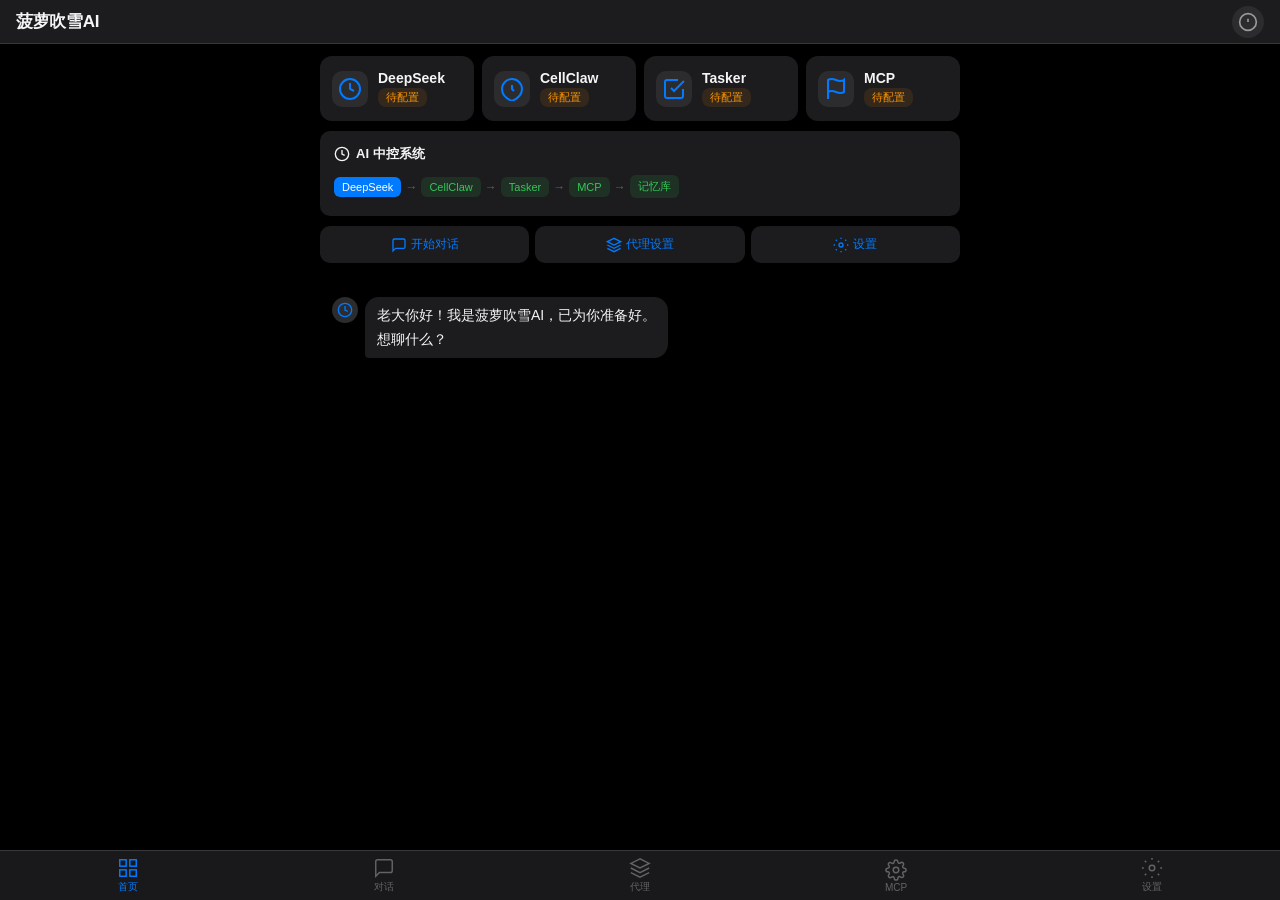
<file: index.html>
﻿<!DOCTYPE html>
<html lang="zh-CN">
<head>
<meta charset="UTF-8">
<meta name="viewport" content="width=device-width,initial-scale=1.0,maximum-scale=1.0,user-scalable=no,viewport-fit=cover">
<meta name="theme-color" content="#1c1c1e">
<meta name="apple-mobile-web-app-capable" content="yes">
<meta name="apple-mobile-web-app-status-bar-style" content="black-translucent">
<link rel="manifest" href="manifest.json">
<link rel="icon" href="icons/icon-192.png" type="image/png">
<title>菠萝吹雪AI</title>
<link rel="stylesheet" href="css/style.css">
</head>
<body class="dark">
<div id="app">
  <header id="app-header">
    <div class="header-left"><span class="title">菠萝吹雪AI</span></div>
    <div class="header-right">
      <button class="icon-btn" id="btn-status" aria-label="System Status">
        <svg width="20" height="20" viewBox="0 0 24 24" fill="none" stroke="currentColor" stroke-width="2"><circle cx="12" cy="12" r="10"/><path d="M12 8v4"/><path d="M12 16h.01"/></svg>
      </button>
    </div>
  </header>

  <main id="main-content">
    <!-- 首页 -->
    <section id="page-dashboard" class="page active">
      <div class="dashboard-grid" id="dashboard-grid">
        <div class="status-card" data-service="deepseek">
          <div class="icon"><svg width="24" height="24" viewBox="0 0 24 24" fill="none" stroke="currentColor" stroke-width="2"><circle cx="12" cy="12" r="10"/><path d="M12 6v6l4 2"/></svg></div>
          <div class="info"><span class="label">DeepSeek</span><span class="card-status pending">待配置</span></div>
        </div>
        <div class="status-card" data-service="cellclaw">
          <div class="icon"><svg width="24" height="24" viewBox="0 0 24 24" fill="none" stroke="currentColor" stroke-width="2"><path d="M12 2a10 10 0 0 1 10 10c0 5-3 9-10 12C5 21 2 17 2 12A10 10 0 0 1 12 2z"/><path d="M12 8v4l2 2"/></svg></div>
          <div class="info"><span class="label">CellClaw</span><span class="card-status pending">待配置</span></div>
        </div>
        <div class="status-card" data-service="tasker">
          <div class="icon"><svg width="24" height="24" viewBox="0 0 24 24" fill="none" stroke="currentColor" stroke-width="2"><path d="M9 11l3 3L22 4"/><path d="M21 12v7a2 2 0 0 1-2 2H5a2 2 0 0 1-2-2V5a2 2 0 0 1 2-2h11"/></svg></div>
          <div class="info"><span class="label">Tasker</span><span class="card-status pending">待配置</span></div>
        </div>
        <div class="status-card" data-service="mcp">
          <div class="icon"><svg width="24" height="24" viewBox="0 0 24 24" fill="none" stroke="currentColor" stroke-width="2"><path d="M4 15s1-1 4-1 5 2 8 2 4-1 4-1V3s-1 1-4 1-5-2-8-2-4 1-4 1z"/><line x1="4" y1="22" x2="4" y2="15"/></svg></div>
          <div class="info"><span class="label">MCP</span><span class="card-status pending">待配置</span></div>
        </div>
      </div>
      <div class="system-architecture">
        <div class="sa-title"><svg width="16" height="16" viewBox="0 0 24 24" fill="none" stroke="currentColor" stroke-width="2"><circle cx="12" cy="12" r="10"/><path d="M12 6v6l4 2"/></svg> AI 中控系统</div>
        <div class="sa-flow">
          <span class="sa-node brain">DeepSeek</span><span class="sa-arrow">→</span>
          <span class="sa-node exec">CellClaw</span><span class="sa-arrow">→</span>
          <span class="sa-node exec">Tasker</span><span class="sa-arrow">→</span>
          <span class="sa-node exec">MCP</span><span class="sa-arrow">→</span>
          <span class="sa-node exec">记忆库</span>
        </div>
      </div>
      <div class="quick-actions">
        <button class="action-btn" data-action="chat"><svg width="18" height="18" viewBox="0 0 24 24" fill="none" stroke="currentColor" stroke-width="2"><path d="M21 15a2 2 0 0 1-2 2H7l-4 4V5a2 2 0 0 1 2-2h14a2 2 0 0 1 2 2z"/></svg> 开始对话</button>
        <button class="action-btn" data-action="agents"><svg width="18" height="18" viewBox="0 0 24 24" fill="none" stroke="currentColor" stroke-width="2"><path d="M12 2L2 7l10 5 10-5-10-5z"/><path d="M2 17l10 5 10-5"/><path d="M2 12l10 5 10-5"/></svg> 代理设置</button>
        <button class="action-btn" data-action="settings"><svg width="18" height="18" viewBox="0 0 24 24" fill="none" stroke="currentColor" stroke-width="2"><circle cx="12" cy="12" r="3"/><path d="M12 1v2M12 21v2M4.22 4.22l1.42 1.42M18.36 18.36l1.42 1.42M1 12h2M21 12h2M4.22 19.78l1.42-1.42M18.36 5.64l1.42-1.42"/></svg> 设置</button>
      </div>
    </section>

    <!-- 对话 -->
    <section id="page-chat" class="page chat-page">
      <div class="chat-messages" id="chat-messages">
        <div class="msg ai">
          <div class="avatar"><svg width="16" height="16" viewBox="0 0 24 24" fill="none" stroke="currentColor" stroke-width="2"><circle cx="12" cy="12" r="10"/><path d="M12 6v6l4 2"/></svg></div>
          <div class="bubble"><p>老大你好！我是菠萝吹雪AI，已为你准备好。</p><p>想聊什么？</p></div>
        </div>
      </div>
      <div class="chat-input-bar">
        <textarea id="chat-input" rows="1" placeholder="说点什么..." enterkeyhint="send"></textarea>
        <button class="voice-input-btn" id="btn-voice" aria-label="语音输入">
          <svg width="20" height="20" viewBox="0 0 24 24" fill="none" stroke="currentColor" stroke-width="2"><path d="M12 1a3 3 0 0 0-3 3v8a3 3 0 0 0 6 0V4a3 3 0 0 0-3-3z"/><path d="M19 10v2a7 7 0 0 1-14 0v-2"/><line x1="12" y1="19" x2="12" y2="23"/><line x1="8" y1="23" x2="16" y2="23"/></svg>
        </button>
        <button id="btn-send" class="send" aria-label="发送">
          <svg width="20" height="20" viewBox="0 0 24 24" fill="none" stroke="currentColor" stroke-width="2"><line x1="22" y1="2" x2="11" y2="13"/><polygon points="22 2 15 22 11 13 2 9 22 2"/></svg>
        </button>
      </div>
    </section>

    <!-- 代理 -->
    <section id="page-agents" class="page">
      <div class="agents-list">
        <div class="agent-card" data-agent="cellclaw">
          <div class="head">
            <div class="icon"><svg width="22" height="22" viewBox="0 0 24 24" fill="none" stroke="currentColor" stroke-width="2"><path d="M12 2a10 10 0 0 1 10 10c0 5-3 9-10 12C5 21 2 17 2 12A10 10 0 0 1 12 2z"/><path d="M12 8v4l2 2"/></svg></div>
            <div class="info"><span class="name">CellClaw</span><span class="desc">手机操作代理</span></div>
            <label class="toggle"><input type="checkbox" id="cellclaw-toggle"><span class="slider"></span></label>
          </div>
          <div class="body">
            <div class="row"><label>API 地址</label><input type="url" id="cellclaw-url" placeholder="http://192.168.1.x:9090" class="config-input"></div>
            <div class="row"><label>API Key</label><input type="password" id="cellclaw-key" placeholder="可选" class="config-input"></div>
            <div class="actions">
              <button class="btn btn-primary test-btn" data-agent="cellclaw">测试连接</button>
              <select id="cellclaw-commands" class="cmd-select"><option value="">发送命令...</option><option value="click">点击</option><option value="swipe">滑动</option><option value="type">输入</option><option value="screenshot">截图</option><option value="back">返回</option><option value="home">主页</option></select>
            </div>
          </div>
        </div>
        <div class="agent-card" data-agent="tasker">
          <div class="head">
            <div class="icon"><svg width="22" height="22" viewBox="0 0 24 24" fill="none" stroke="currentColor" stroke-width="2"><path d="M9 11l3 3L22 4"/><path d="M21 12v7a2 2 0 0 1-2 2H5a2 2 0 0 1-2-2V5a2 2 0 0 1 2-2h11"/></svg></div>
            <div class="info"><span class="name">Tasker</span><span class="desc">自动化引擎</span></div>
            <label class="toggle"><input type="checkbox" id="tasker-toggle"><span class="slider"></span></label>
          </div>
          <div class="body">
            <div class="row"><label>Web 地址</label><input type="url" id="tasker-url" placeholder="http://192.168.1.x:8080" class="config-input"></div>
            <div class="workflow-list" id="tasker-workflows">
              <div class="workflow-item">
                <select class="tasker-action"><option value="">选择触发事件...</option><option value="time">定时触发</option><option value="notification">通知监听</option><option value="app">应用启动</option><option value="battery">电量变化</option></select>
                <select class="tasker-action"><option value="">选择动作...</option><option value="cellclaw">调用 CellClaw</option><option value="notify">发送通知</option><option value="http">HTTP 请求</option><option value="mcp">MCP 查询</option></select>
                <button class="btn icon-only add-workflow">+</button>
              </div>
            </div>
            <button class="btn save-workflows">保存工作流</button>
          </div>
        </div>
      </div>
    </section>

    <!-- MCP -->
    <section id="page-mcp" class="page">
      <div class="mcp-list">
        <div class="mcp-item" data-server="calendar">
          <div class="row"><div class="icon"><svg width="20" height="20" viewBox="0 0 24 24" fill="none" stroke="currentColor" stroke-width="2"><rect x="3" y="4" width="18" height="18" rx="2" ry="2"/><line x1="16" y1="2" x2="16" y2="6"/><line x1="8" y1="2" x2="8" y2="6"/><line x1="3" y1="10" x2="21" y2="10"/></svg></div>
          <span class="name">日历</span><span class="tag">Google / Outlook</span><button class="mcp-connect" data-server="calendar">连接</button></div>
        </div>
        <div class="mcp-item" data-server="cloud">
          <div class="row"><div class="icon"><svg width="20" height="20" viewBox="0 0 24 24" fill="none" stroke="currentColor" stroke-width="2"><path d="M18 10h-1.26A8 8 0 1 0 9 20h9a5 5 0 0 0 0-10z"/></svg></div>
          <span class="name">云盘</span><span class="tag">OneDrive / Google Drive</span><button class="mcp-connect" data-server="cloud">连接</button></div>
        </div>
        <div class="mcp-item" data-server="knowledge">
          <div class="row"><div class="icon"><svg width="20" height="20" viewBox="0 0 24 24" fill="none" stroke="currentColor" stroke-width="2"><path d="M4 19.5A2.5 2.5 0 0 1 6.5 17H20"/><path d="M6.5 2H20v20H6.5A2.5 2.5 0 0 1 4 19.5v-15A2.5 2.5 0 0 1 6.5 2z"/></svg></div>
          <span class="name">知识库</span><span class="tag">Notion / Local</span><button class="mcp-connect" data-server="knowledge">连接</button></div>
        </div>
        <div class="mcp-manual">
          <div class="mcp-manual-header"><span>自定义 MCP 服务器</span><button class="btn add-mcp" id="btn-add-mcp"><svg width="14" height="14" viewBox="0 0 24 24" fill="none" stroke="currentColor" stroke-width="2"><line x1="12" y1="5" x2="12" y2="19"/><line x1="5" y1="12" x2="19" y2="12"/></svg> 添加</button></div>
          <div id="custom-mcps"></div>
        </div>
      </div>
    </section>

    <!-- 设置 -->
    <section id="page-settings" class="page">
      <div class="settings-list">
        <div class="settings-group">
          <h3>DeepSeek API</h3>
          <div class="row"><label>API Key</label><input type="password" id="setting-deepseek-key" placeholder="sk-..." class="config-input"></div>
          <div class="row"><label>API 地址</label><input type="url" id="setting-deepseek-url" value="https://api.deepseek.com" class="config-input"></div>
          <div class="row"><label>模型</label><select id="setting-deepseek-model" class="config-input"><option value="deepseek-chat">deepseek-chat</option><option value="deepseek-reasoner">deepseek-reasoner</option></select></div>
        </div>
        <div class="settings-group">
          <h3>MCP 隧道</h3>
          <div class="row"><label>MCP 地址</label><input type="url" id="setting-mcp-host" placeholder="ws://localhost:8080/mcp" class="config-input"></div>
          <div class="row"><label>自动重连</label><label class="toggle"><input type="checkbox" id="setting-mcp-reconnect" checked><span class="slider"></span></label></div>
        </div>
        <div class="settings-group">
          <h3>外观</h3>
          <div class="row"><label>主题</label><select id="setting-theme" class="config-input"><option value="dark">深色</option><option value="light">浅色</option><option value="auto">跟随系统</option></select></div>
        </div>
        <div class="settings-group">
          <h3>关于</h3>
          <div class="about-info"><p>菠萝吹雪AI v1.0</p><p>为老大打造的专属 AI 中控系统</p></div>
        </div>
      </div>
    </section>
  </main>

  <nav id="bottom-nav">
    <button class="nav-item active" data-page="dashboard">
      <svg width="22" height="22" viewBox="0 0 24 24" fill="none" stroke="currentColor" stroke-width="2"><rect x="3" y="3" width="7" height="7"/><rect x="14" y="3" width="7" height="7"/><rect x="14" y="14" width="7" height="7"/><rect x="3" y="14" width="7" height="7"/></svg>
      <span>首页</span>
    </button>
    <button class="nav-item" data-page="chat">
      <svg width="22" height="22" viewBox="0 0 24 24" fill="none" stroke="currentColor" stroke-width="2"><path d="M21 15a2 2 0 0 1-2 2H7l-4 4V5a2 2 0 0 1 2-2h14a2 2 0 0 1 2 2z"/></svg>
      <span>对话</span>
    </button>
    <button class="nav-item" data-page="agents">
      <svg width="22" height="22" viewBox="0 0 24 24" fill="none" stroke="currentColor" stroke-width="2"><path d="M12 2L2 7l10 5 10-5-10-5z"/><path d="M2 17l10 5 10-5"/><path d="M2 12l10 5 10-5"/></svg>
      <span>代理</span>
    </button>
    <button class="nav-item" data-page="mcp">
      <svg width="22" height="22" viewBox="0 0 24 24" fill="none" stroke="currentColor" stroke-width="2"><circle cx="12" cy="12" r="3"/><path d="M19.4 15a1.65 1.65 0 0 0 .33 1.82l.06.06a2 2 0 0 1 0 2.83 2 2 0 0 1-2.83 0l-.06-.06a1.65 1.65 0 0 0-1.82-.33 1.65 1.65 0 0 0-1 1.51V21a2 2 0 0 1-2 2 2 2 0 0 1-2-2v-.09A1.65 1.65 0 0 0 9 19.4a1.65 1.65 0 0 0-1.82.33l-.06.06a2 2 0 0 1-2.83 0 2 2 0 0 1 0-2.83l.06-.06A1.65 1.65 0 0 0 4.68 15a1.65 1.65 0 0 0-1.51-1H3a2 2 0 0 1-2-2 2 2 0 0 1 2-2h.09A1.65 1.65 0 0 0 4.6 9a1.65 1.65 0 0 0-.33-1.82l-.06-.06a2 2 0 0 1 0-2.83 2 2 0 0 1 2.83 0l.06.06A1.65 1.65 0 0 0 9 4.68a1.65 1.65 0 0 0 1-1.51V3a2 2 0 0 1 2-2 2 2 0 0 1 2 2v.09a1.65 1.65 0 0 0 1 1.51 1.65 1.65 0 0 0 1.82-.33l.06-.06a2 2 0 0 1 2.83 0 2 2 0 0 1 0 2.83l-.06.06A1.65 1.65 0 0 0 19.4 9a1.65 1.65 0 0 0 1.51 1H21a2 2 0 0 1 2 2 2 2 0 0 1-2 2h-.09a1.65 1.65 0 0 0-1.51 1z"/></svg>
      <span>MCP</span>
    </button>
    <button class="nav-item" data-page="settings">
      <svg width="22" height="22" viewBox="0 0 24 24" fill="none" stroke="currentColor" stroke-width="2"><circle cx="12" cy="12" r="3"/><path d="M12 1v2M12 21v2M4.22 4.22l1.42 1.42M18.36 18.36l1.42 1.42M1 12h2M21 12h2M4.22 19.78l1.42-1.42M18.36 5.64l1.42-1.42"/></svg>
      <span>设置</span>
    </button>
  </nav>

  <!-- Voice Overlay -->
  <div id="voice-overlay" class="voice-overlay hidden">
    <div class="voice-modal">
      <div class="voice-pulse" id="voice-pulse"></div>
      <div class="voice-wave"><span></span><span></span><span></span><span></span><span></span></div>
      <div class="voice-status" id="voice-status">正在聆听...</div>
      <div class="voice-text" id="voice-text"></div>
      <button class="voice-close-btn" id="voice-close-btn">取消</button>
    </div>
  </div>
</div>

<script src="js/app.js"></script>
<script src="js/chat.js"></script>
<script src="js/dashboard.js"></script>
<script src="js/agents.js"></script>
<script src="js/mcp.js"></script>
<script src="js/settings.js"></script>
<script src="js/voice.js"></script>
<script src="js/tasks.js"></script>
<script src="js/memory.js"></script>
</body>
</html>
</file>
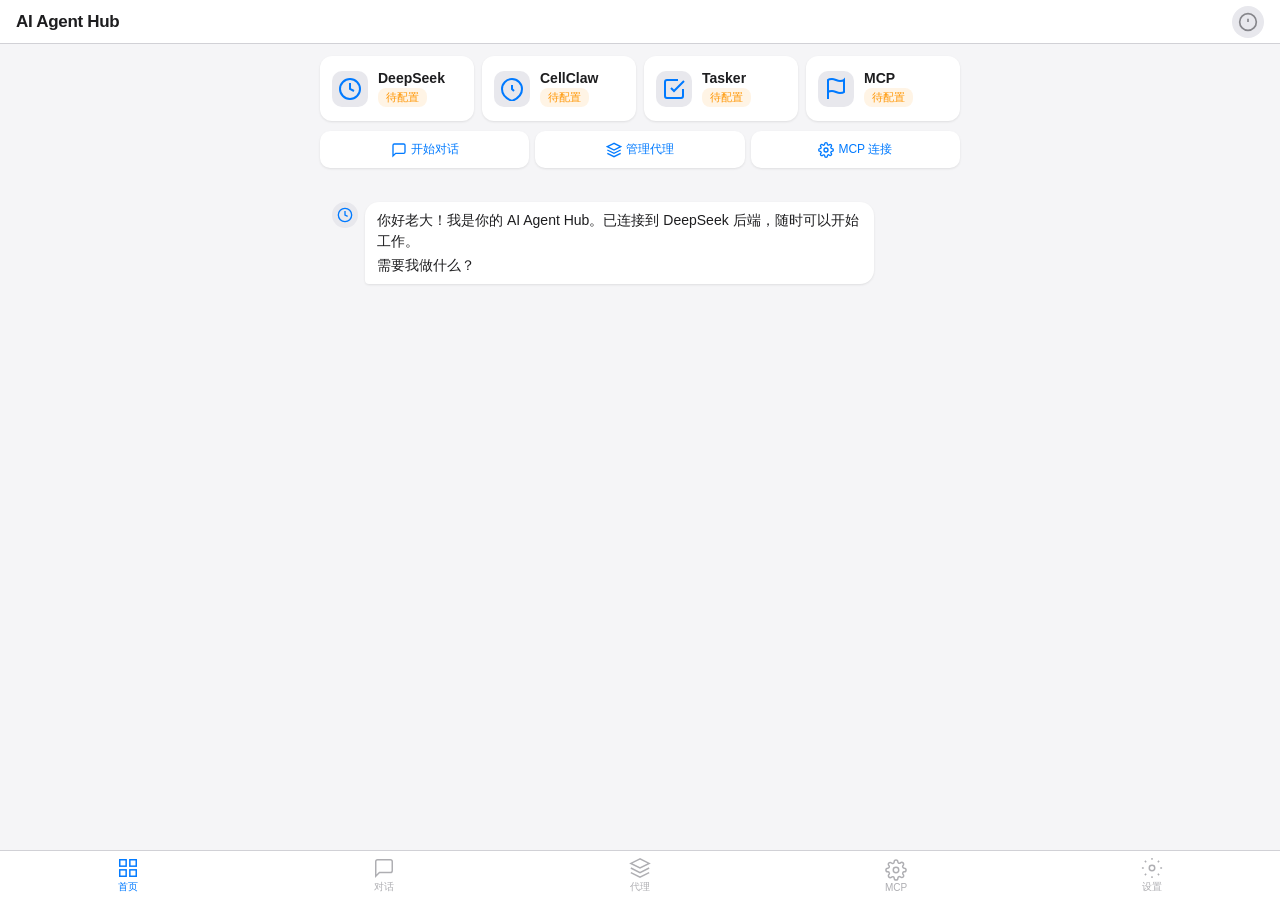
<file: app/src/main/assets/index.html>
﻿<!DOCTYPE html>
<html lang="zh-CN">
<head>
<meta charset="UTF-8">
<meta name="viewport" content="width=device-width,initial-scale=1.0,maximum-scale=1.0,user-scalable=no,viewport-fit=cover">
<meta name="theme-color" content="#6c5ce7">
<meta name="apple-mobile-web-app-capable" content="yes">
<meta name="apple-mobile-web-app-status-bar-style" content="black-translucent">
<link rel="manifest" href="manifest.json">
<link rel="icon" href="icons/icon-192.png" type="image/png">
<title>AI Agent Hub</title>
<link rel="stylesheet" href="css/style.css">
</head>
<body>
<div id="app">
  <!-- Header -->
  <header id="app-header">
    <div class="header-left">
      <span class="title">AI Agent Hub</span>
    </div>
    <div class="header-right">
      <button class="icon-btn" id="btn-status" aria-label="System Status">
        <svg width="20" height="20" viewBox="0 0 24 24" fill="none" stroke="currentColor" stroke-width="2"><circle cx="12" cy="12" r="10"/><path d="M12 8v4"/><path d="M12 16h.01"/></svg>
      </button>
    </div>
  </header>

  <!-- Page Views -->
  <main id="main-content">
    <!-- Dashboard -->
    <section id="page-dashboard" class="page active">
      <div class="dashboard-grid" id="dashboard-grid">
        <div class="status-card" data-service="deepseek">
          <div class="icon"><svg width="24" height="24" viewBox="0 0 24 24" fill="none" stroke="currentColor" stroke-width="2"><circle cx="12" cy="12" r="10"/><path d="M12 6v6l4 2"/></svg></div>
          <div class="info"><span class="label">DeepSeek</span><span class="card-status pending">待配置</span></div>
        </div>
        <div class="status-card" data-service="cellclaw">
          <div class="icon"><svg width="24" height="24" viewBox="0 0 24 24" fill="none" stroke="currentColor" stroke-width="2"><path d="M12 2a10 10 0 0 1 10 10c0 5-3 9-10 12C5 21 2 17 2 12A10 10 0 0 1 12 2z"/><path d="M12 8v4l2 2"/></svg></div>
          <div class="info"><span class="label">CellClaw</span><span class="card-status pending">待配置</span></div>
        </div>
        <div class="status-card" data-service="tasker">
          <div class="icon"><svg width="24" height="24" viewBox="0 0 24 24" fill="none" stroke="currentColor" stroke-width="2"><path d="M9 11l3 3L22 4"/><path d="M21 12v7a2 2 0 0 1-2 2H5a2 2 0 0 1-2-2V5a2 2 0 0 1 2-2h11"/></svg></div>
          <div class="info"><span class="label">Tasker</span><span class="card-status pending">待配置</span></div>
        </div>
        <div class="status-card" data-service="mcp">
          <div class="icon"><svg width="24" height="24" viewBox="0 0 24 24" fill="none" stroke="currentColor" stroke-width="2"><path d="M4 15s1-1 4-1 5 2 8 2 4-1 4-1V3s-1 1-4 1-5-2-8-2-4 1-4 1z"/><line x1="4" y1="22" x2="4" y2="15"/></svg></div>
          <div class="info"><span class="label">MCP</span><span class="card-status pending">待配置</span></div>
        </div>
      </div>
      <div class="quick-actions">
        <button class="action-btn" data-action="chat"><svg width="18" height="18" viewBox="0 0 24 24" fill="none" stroke="currentColor" stroke-width="2"><path d="M21 15a2 2 0 0 1-2 2H7l-4 4V5a2 2 0 0 1 2-2h14a2 2 0 0 1 2 2z"/></svg> 开始对话</button>
        <button class="action-btn" data-action="agents"><svg width="18" height="18" viewBox="0 0 24 24" fill="none" stroke="currentColor" stroke-width="2"><path d="M12 2L2 7l10 5 10-5-10-5z"/><path d="M2 17l10 5 10-5"/><path d="M2 12l10 5 10-5"/></svg> 管理代理</button>
        <button class="action-btn" data-action="mcp"><svg width="18" height="18" viewBox="0 0 24 24" fill="none" stroke="currentColor" stroke-width="2"><circle cx="12" cy="12" r="3"/><path d="M19.4 15a1.65 1.65 0 0 0 .33 1.82l.06.06a2 2 0 0 1 0 2.83 2 2 0 0 1-2.83 0l-.06-.06a1.65 1.65 0 0 0-1.82-.33 1.65 1.65 0 0 0-1 1.51V21a2 2 0 0 1-2 2 2 2 0 0 1-2-2v-.09A1.65 1.65 0 0 0 9 19.4a1.65 1.65 0 0 0-1.82.33l-.06.06a2 2 0 0 1-2.83 0 2 2 0 0 1 0-2.83l.06-.06A1.65 1.65 0 0 0 4.68 15a1.65 1.65 0 0 0-1.51-1H3a2 2 0 0 1-2-2 2 2 0 0 1 2-2h.09A1.65 1.65 0 0 0 4.6 9a1.65 1.65 0 0 0-.33-1.82l-.06-.06a2 2 0 0 1 0-2.83 2 2 0 0 1 2.83 0l.06.06A1.65 1.65 0 0 0 9 4.68a1.65 1.65 0 0 0 1-1.51V3a2 2 0 0 1 2-2 2 2 0 0 1 2 2v.09a1.65 1.65 0 0 0 1 1.51 1.65 1.65 0 0 0 1.82-.33l.06-.06a2 2 0 0 1 2.83 0 2 2 0 0 1 0 2.83l-.06.06A1.65 1.65 0 0 0 19.4 9a1.65 1.65 0 0 0 1.51 1H21a2 2 0 0 1 2 2 2 2 0 0 1-2 2h-.09a1.65 1.65 0 0 0-1.51 1z"/></svg> MCP 连接</button>
      </div>
    </section>

    <!-- Chat -->
    <section id="page-chat" class="page chat-page">
      <div class="chat-messages" id="chat-messages">
        <div class="msg ai">
          <div class="avatar"><svg width="16" height="16" viewBox="0 0 24 24" fill="none" stroke="currentColor" stroke-width="2"><circle cx="12" cy="12" r="10"/><path d="M12 6v6l4 2"/></svg></div>
          <div class="bubble"><p>你好老大！我是你的 AI Agent Hub。已连接到 DeepSeek 后端，随时可以开始工作。</p><p>需要我做什么？</p></div>
        </div>
      </div>
      <div class="chat-input-bar">
        <textarea id="chat-input" rows="1" placeholder="输入消息..." enterkeyhint="send"></textarea>
        <button id="btn-send" class="send" aria-label="发送">
          <svg width="20" height="20" viewBox="0 0 24 24" fill="none" stroke="currentColor" stroke-width="2"><line x1="22" y1="2" x2="11" y2="13"/><polygon points="22 2 15 22 11 13 2 9 22 2"/></svg>
        </button>
      </div>
    </section>

    <!-- Agents -->
    <section id="page-agents" class="page">
      <div class="agents-list">
        <div class="agent-card" data-agent="cellclaw">
          <div class="head">
            <div class="icon"><svg width="22" height="22" viewBox="0 0 24 24" fill="none" stroke="currentColor" stroke-width="2"><path d="M12 2a10 10 0 0 1 10 10c0 5-3 9-10 12C5 21 2 17 2 12A10 10 0 0 1 12 2z"/><path d="M12 8v4l2 2"/></svg></div>
            <div class="info"><span class="name">CellClaw</span><span class="desc">手机操作代理</span></div>
            <label class="toggle"><input type="checkbox" id="cellclaw-toggle"><span class="slider"></span></label>
          </div>
          <div class="body">
            <div class="row"><label>API 地址</label><input type="url" id="cellclaw-url" placeholder="http://192.168.1.x:9090" class="config-input"></div>
            <div class="row"><label>API Key</label><input type="password" id="cellclaw-key" placeholder="可选" class="config-input"></div>
            <div class="actions">
              <button class="btn test-btn btn-primary" data-agent="cellclaw">测试连接</button>
              <select id="cellclaw-commands" class="cmd-select"><option value="">发送命令...</option><option value="click">点击</option><option value="swipe">滑动</option><option value="type">输入</option><option value="screenshot">截图</option><option value="back">返回</option><option value="home">主页</option></select>
            </div>
          </div>
        </div>
        <div class="agent-card" data-agent="tasker">
          <div class="head">
            <div class="icon"><svg width="22" height="22" viewBox="0 0 24 24" fill="none" stroke="currentColor" stroke-width="2"><path d="M9 11l3 3L22 4"/><path d="M21 12v7a2 2 0 0 1-2 2H5a2 2 0 0 1-2-2V5a2 2 0 0 1 2-2h11"/></svg></div>
            <div class="info"><span class="name">Tasker</span><span class="desc">自动化引擎</span></div>
            <label class="toggle"><input type="checkbox" id="tasker-toggle"><span class="slider"></span></label>
          </div>
          <div class="body">
            <div class="row"><label>Web 地址</label><input type="url" id="tasker-url" placeholder="http://192.168.1.x:8080" class="config-input"></div>
            <div class="workflow-list" id="tasker-workflows">
              <div class="workflow-item">
                <select class="tasker-action"><option value="">选择触发事件...</option><option value="time">定时触发</option><option value="notification">通知监听</option><option value="app">应用启动</option><option value="battery">电量变化</option></select>
                <select class="tasker-action"><option value="">选择动作...</option><option value="cellclaw">调用 CellClaw</option><option value="notify">发送通知</option><option value="http">HTTP 请求</option><option value="mcp">MCP 查询</option></select>
                <button class="btn icon-only add-workflow">+</button>
              </div>
            </div>
            <button class="btn save-workflows">保存工作流</button>
          </div>
        </div>
      </div>
    </section>

    <!-- MCP -->
    <section id="page-mcp" class="page">
      <div class="mcp-list">
        <div class="mcp-item" data-server="calendar">
          <div class="row"><div class="icon"><svg width="20" height="20" viewBox="0 0 24 24" fill="none" stroke="currentColor" stroke-width="2"><rect x="3" y="4" width="18" height="18" rx="2" ry="2"/><line x1="16" y1="2" x2="16" y2="6"/><line x1="8" y1="2" x2="8" y2="6"/><line x1="3" y1="10" x2="21" y2="10"/></svg></div>
          <span>日历</span><span class="tag">Google / Outlook</span><button class="mcp-connect" data-server="calendar">连接</button></div>
        </div>
        <div class="mcp-item" data-server="cloud">
          <div class="row"><div class="icon"><svg width="20" height="20" viewBox="0 0 24 24" fill="none" stroke="currentColor" stroke-width="2"><path d="M18 10h-1.26A8 8 0 1 0 9 20h9a5 5 0 0 0 0-10z"/></svg></div>
          <span>云盘</span><span class="tag">OneDrive / Google Drive</span><button class="mcp-connect" data-server="cloud">连接</button></div>
        </div>
        <div class="mcp-item" data-server="knowledge">
          <div class="row"><div class="icon"><svg width="20" height="20" viewBox="0 0 24 24" fill="none" stroke="currentColor" stroke-width="2"><path d="M4 19.5A2.5 2.5 0 0 1 6.5 17H20"/><path d="M6.5 2H20v20H6.5A2.5 2.5 0 0 1 4 19.5v-15A2.5 2.5 0 0 1 6.5 2z"/></svg></div>
          <span>知识库</span><span class="tag">Notion / Local</span><button class="mcp-connect" data-server="knowledge">连接</button></div>
        </div>
        <div class="mcp-manual">
          <h3>自定义 MCP 服务器</h3>
          <div id="custom-mcps"></div>
          <button class="btn add-mcp" id="btn-add-mcp"><svg width="16" height="16" viewBox="0 0 24 24" fill="none" stroke="currentColor" stroke-width="2"><line x1="12" y1="5" x2="12" y2="19"/><line x1="5" y1="12" x2="19" y2="12"/></svg> 添加自定义服务器</button>
        </div>
      </div>
    </section>

    <!-- Settings -->
    <section id="page-settings" class="page">
      <div class="settings-list">
        <div class="settings-group">
          <h3>DeepSeek API</h3>
          <div class="row"><label>API Key</label><input type="password" id="setting-deepseek-key" placeholder="sk-..." class="config-input"></div>
          <div class="row"><label>API 地址</label><input type="url" id="setting-deepseek-url" value="https://api.deepseek.com" class="config-input"></div>
          <div class="row"><label>模型</label><select id="setting-deepseek-model" class="config-input"><option value="deepseek-chat">deepseek-chat</option><option value="deepseek-reasoner">deepseek-reasoner</option></select></div>
        </div>
        <div class="settings-group">
          <h3>MCP 隧道</h3>
          <div class="row"><label>MCP 服务地址</label><input type="url" id="setting-mcp-host" placeholder="ws://localhost:8080/mcp" class="config-input"></div>
          <div class="row"><label>自动重连</label><label class="toggle"><input type="checkbox" id="setting-mcp-reconnect" checked><span class="slider"></span></label></div>
        </div>
        <div class="settings-group">
          <h3>外观</h3>
          <div class="row"><label>主题</label><select id="setting-theme" class="config-input"><option value="dark">深色</option><option value="light">浅色</option><option value="auto">跟随系统</option></select></div>
        </div>
        <div class="settings-group">
          <h3>关于</h3>
          <div class="about-info"><p>AI Agent Hub v1.0.0</p><p>为老大打造的专属 AI 助手</p></div>
        </div>
      </div>
    </section>
  </main>

  <!-- Bottom Navigation -->
  <nav id="bottom-nav">
    <button class="nav-item active" data-page="dashboard">
      <svg width="22" height="22" viewBox="0 0 24 24" fill="none" stroke="currentColor" stroke-width="2"><rect x="3" y="3" width="7" height="7"/><rect x="14" y="3" width="7" height="7"/><rect x="14" y="14" width="7" height="7"/><rect x="3" y="14" width="7" height="7"/></svg>
      <span>首页</span>
    </button>
    <button class="nav-item" data-page="chat">
      <svg width="22" height="22" viewBox="0 0 24 24" fill="none" stroke="currentColor" stroke-width="2"><path d="M21 15a2 2 0 0 1-2 2H7l-4 4V5a2 2 0 0 1 2-2h14a2 2 0 0 1 2 2z"/></svg>
      <span>对话</span>
    </button>
    <button class="nav-item" data-page="agents">
      <svg width="22" height="22" viewBox="0 0 24 24" fill="none" stroke="currentColor" stroke-width="2"><path d="M12 2L2 7l10 5 10-5-10-5z"/><path d="M2 17l10 5 10-5"/><path d="M2 12l10 5 10-5"/></svg>
      <span>代理</span>
    </button>
    <button class="nav-item" data-page="mcp">
      <svg width="22" height="22" viewBox="0 0 24 24" fill="none" stroke="currentColor" stroke-width="2"><circle cx="12" cy="12" r="3"/><path d="M19.4 15a1.65 1.65 0 0 0 .33 1.82l.06.06a2 2 0 0 1 0 2.83 2 2 0 0 1-2.83 0l-.06-.06a1.65 1.65 0 0 0-1.82-.33 1.65 1.65 0 0 0-1 1.51V21a2 2 0 0 1-2 2 2 2 0 0 1-2-2v-.09A1.65 1.65 0 0 0 9 19.4a1.65 1.65 0 0 0-1.82.33l-.06.06a2 2 0 0 1-2.83 0 2 2 0 0 1 0-2.83l.06-.06A1.65 1.65 0 0 0 4.68 15a1.65 1.65 0 0 0-1.51-1H3a2 2 0 0 1-2-2 2 2 0 0 1 2-2h.09A1.65 1.65 0 0 0 4.6 9a1.65 1.65 0 0 0-.33-1.82l-.06-.06a2 2 0 0 1 0-2.83 2 2 0 0 1 2.83 0l.06.06A1.65 1.65 0 0 0 9 4.68a1.65 1.65 0 0 0 1-1.51V3a2 2 0 0 1 2-2 2 2 0 0 1 2 2v.09a1.65 1.65 0 0 0 1 1.51 1.65 1.65 0 0 0 1.82-.33l.06-.06a2 2 0 0 1 2.83 0 2 2 0 0 1 0 2.83l-.06.06A1.65 1.65 0 0 0 19.4 9a1.65 1.65 0 0 0 1.51 1H21a2 2 0 0 1 2 2 2 2 0 0 1-2 2h-.09a1.65 1.65 0 0 0-1.51 1z"/></svg>
      <span>MCP</span>
    </button>
    <button class="nav-item" data-page="settings">
      <svg width="22" height="22" viewBox="0 0 24 24" fill="none" stroke="currentColor" stroke-width="2"><circle cx="12" cy="12" r="3"/><path d="M12 1v2M12 21v2M4.22 4.22l1.42 1.42M18.36 18.36l1.42 1.42M1 12h2M21 12h2M4.22 19.78l1.42-1.42M18.36 5.64l1.42-1.42"/></svg>
      <span>设置</span>
    </button>
  </nav>
</div>

<script src="js/app.js"></script>
<script src="js/chat.js"></script>
<script src="js/dashboard.js"></script>
<script src="js/agents.js"></script>
<script src="js/mcp.js"></script>
<script src="js/settings.js"></script>
</body>
</html>
</file>
<file: css/style.css>
﻿*{margin:0;padding:0;box-sizing:border-box}
html,body{height:100%;overflow:hidden;font-family:-apple-system,BlinkMacSystemFont,'Segoe UI',Roboto,sans-serif;background:#f5f5f7;color:#1d1d1f;-webkit-tap-highlight-color:transparent;overscroll-behavior:none;-webkit-font-smoothing:antialiased}
body{--accent:#007aff;--green:#34c759;--red:#ff3b30;--yellow:#ff9500;--surface:#f5f5f7;--surface2:#e8e8ed;--card:#fff;--card2:#f9f9fb;--border:#d1d1d6;--text:#1d1d1f;--text2:#86868b;--text3:#aeaeb2;--radius:12px;--shadow:0 1px 3px rgba(0,0,0,.06),0 1px 2px rgba(0,0,0,.04);--nav-h:50px;--safe-bottom:env(safe-area-inset-bottom,0px);--header-h:44px}
#app{height:100%;display:flex;flex-direction:column;padding-bottom:calc(var(--nav-h) + var(--safe-bottom))}
header{height:var(--header-h);display:flex;align-items:center;justify-content:space-between;padding:0 16px;background:var(--card);border-bottom:1px solid var(--border);position:sticky;top:0;z-index:10}
header .title{font-size:17px;font-weight:700;color:var(--text);letter-spacing:-.3px}
header .icon-btn{width:32px;height:32px;border-radius:50%;background:var(--surface2);border:none;color:var(--text2);display:flex;align-items:center;justify-content:center;cursor:pointer;transition:.15s}
header .icon-btn:active{transform:scale(.88);opacity:.7}

#main-content{flex:1;overflow-y:auto;overflow-x:hidden;scroll-behavior:smooth;-webkit-overflow-scrolling:touch}
.page{display:none;padding:8px 14px 12px}
.page.active{display:block;animation:fade .2s ease}
@keyframes fade{from{opacity:0;transform:translateY(6px)}to{opacity:1;transform:translateY(0)}}

/* bottom nav */
nav{position:fixed;bottom:0;left:0;right:0;height:calc(var(--nav-h) + var(--safe-bottom));padding-bottom:var(--safe-bottom);background:hsla(0,0%,100%,.92);-webkit-backdrop-filter:blur(16px);backdrop-filter:blur(16px);border-top:1px solid var(--border);display:flex;z-index:20}
.nav-item{flex:1;display:flex;flex-direction:column;align-items:center;justify-content:center;gap:1px;background:none;border:none;color:var(--text3);font-size:10px;cursor:pointer;transition:.15s;padding:3px 0;position:relative}
.nav-item svg{transition:.15s;width:22px;height:22px}
.nav-item.active{color:var(--accent)}
.nav-item.active svg{stroke:var(--accent)}
.nav-item:active{transform:scale(.88)}
.nav-item svg{stroke:currentColor;fill:none;stroke-width:1.6}

/* dashboard */
.dashboard-grid{display:grid;grid-template-columns:1fr 1fr;gap:8px;margin-bottom:10px}
.status-card{background:var(--card);border-radius:var(--radius);padding:14px 12px;display:flex;align-items:center;gap:10px;box-shadow:var(--shadow);transition:.15s;cursor:pointer}
.status-card:active{transform:scale(.97);opacity:.8}
.status-card .icon{width:36px;height:36px;border-radius:10px;background:var(--surface2);display:flex;align-items:center;justify-content:center;color:var(--accent);flex-shrink:0}
.status-card .info{display:flex;flex-direction:column;gap:2px}
.status-card .label{font-size:14px;font-weight:600;color:var(--text)}
.card-status{font-size:11px;font-weight:500;padding:2px 8px;border-radius:8px;width:fit-content}
.card-status.pending{background:rgba(255,149,0,.1);color:var(--yellow)}
.card-status.online{background:rgba(52,199,89,.1);color:var(--green)}
.card-status.offline{background:rgba(255,59,48,.1);color:var(--red)}
.quick-actions{display:flex;gap:6px;margin-top:2px}
.quick-actions button{flex:1;background:var(--card);border:none;border-radius:10px;padding:10px 6px;color:var(--accent);font-size:12px;font-weight:500;display:flex;align-items:center;justify-content:center;gap:4px;cursor:pointer;transition:.15s;box-shadow:var(--shadow);min-width:0}
.quick-actions button:active{transform:scale(.96);opacity:.7}
.quick-actions button svg{width:16px;height:16px;flex-shrink:0;stroke:currentColor}

/* chat */
.chat-page{display:flex;flex-direction:column;padding:0;height:100%}
.chat-messages{flex:1;overflow-y:auto;padding:10px 12px;display:flex;flex-direction:column;gap:8px;-webkit-overflow-scrolling:touch}
.chat-messages .msg{display:flex;gap:7px;max-width:88%;animation:fade .2s ease}
.chat-messages .msg.user{flex-direction:row-reverse;align-self:flex-end}
.chat-messages .msg.ai{align-self:flex-start}
.chat-messages .avatar{width:26px;height:26px;border-radius:50%;background:var(--surface2);display:flex;align-items:center;justify-content:center;flex-shrink:0;color:var(--accent)}
.chat-messages .msg.user .avatar{background:var(--accent);color:#fff}
.chat-messages .bubble{background:var(--card);border-radius:14px;padding:8px 12px;font-size:14px;line-height:1.5;box-shadow:var(--shadow)}
.chat-messages .bubble p{margin-bottom:3px;color:var(--text)}
.chat-messages .bubble p:last-child{margin-bottom:0}
.chat-messages .msg.user .bubble{background:var(--accent);color:#fff;border-bottom-right-radius:4px}
.chat-messages .msg.user .bubble p{color:#fff}
.chat-messages .msg.ai .bubble{border-bottom-left-radius:4px}
.chat-input-bar{display:flex;align-items:flex-end;gap:6px;padding:6px 12px;padding-bottom:calc(6px + var(--safe-bottom));background:var(--card);border-top:1px solid var(--border)}
.chat-input-bar textarea{flex:1;background:var(--surface2);border:none;border-radius:18px;padding:8px 14px;color:var(--text);font-size:14px;resize:none;max-height:100px;outline:none;font-family:inherit;line-height:1.4;transition:.15s}
.chat-input-bar textarea:focus{background:var(--card);box-shadow:0 0 0 1px var(--accent)}
.chat-input-bar textarea::placeholder{color:var(--text3)}
.chat-input-bar .send{width:34px;height:34px;border-radius:50%;background:var(--accent);border:none;color:#fff;display:flex;align-items:center;justify-content:center;cursor:pointer;transition:.15s;flex-shrink:0}
.chat-input-bar .send:active{transform:scale(.88)}
.chat-input-bar .send:disabled{opacity:.4}
.typing{display:flex;gap:3px;padding:3px 0}
.typing span{width:6px;height:6px;border-radius:50%;background:var(--text3);animation:b1 1.4s infinite}
.typing span:nth-child(2){animation-delay:.2s}
.typing span:nth-child(3){animation-delay:.4s}
@keyframes b1{0%,60%,100%{transform:translateY(0)}30%{transform:translateY(-5px)}}
.voice-input-btn{width:34px;height:34px;border-radius:50%;background:transparent;border:none;color:var(--text2);display:flex;align-items:center;justify-content:center;cursor:pointer;flex-shrink:0;transition:.15s}
.voice-input-btn:active{background:var(--surface2);transform:scale(.9)}

/* agents */
.agents-list{display:flex;flex-direction:column;gap:8px}
.agent-card{background:var(--card);border-radius:var(--radius);overflow:hidden;box-shadow:var(--shadow)}
.agent-card .head{display:flex;align-items:center;gap:10px;padding:12px 14px;cursor:pointer;transition:.1s;user-select:none}
.agent-card .head:active{background:var(--surface2)}
.agent-card .head .icon{width:34px;height:34px;border-radius:9px;background:var(--surface2);display:flex;align-items:center;justify-content:center;color:var(--accent);flex-shrink:0}
.agent-card .head .info{flex:1}
.agent-card .head .name{font-size:15px;font-weight:600;color:var(--text)}
.agent-card .head .desc{font-size:12px;color:var(--text2);margin-top:1px}
.toggle{position:relative;width:42px;height:24px;display:inline-block;cursor:pointer}
.toggle input{opacity:0;width:0;height:0}
.toggle .slider{position:absolute;top:0;left:0;right:0;bottom:0;background:var(--border);border-radius:12px;transition:.2s}
.toggle .slider::before{content:"";position:absolute;width:20px;height:20px;left:2px;bottom:2px;background:#fff;border-radius:50%;transition:.2s;box-shadow:0 1px 3px rgba(0,0,0,.15)}
.toggle input:checked+.slider{background:var(--green)}
.toggle input:checked+.slider::before{transform:translateX(18px)}
.agent-card .body{padding:0 14px 12px;display:none;flex-direction:column;gap:8px}
.agent-card .body.show{display:flex}
.agent-card .row{display:flex;flex-direction:column;gap:3px}
.agent-card .row label{font-size:12px;color:var(--text2)}
.agent-card input,.agent-card select{background:var(--surface2);border:none;border-radius:8px;padding:9px 10px;color:var(--text);font-size:13px;outline:none;width:100%;transition:.15s}
.agent-card input:focus{border:none;box-shadow:0 0 0 1.5px var(--accent)}
.agent-card .actions{display:flex;gap:6px;margin-top:2px}
.agent-card .actions select{flex:1}
.btn{background:var(--surface2);border:none;border-radius:8px;padding:9px 14px;color:var(--text);font-size:13px;font-weight:500;cursor:pointer;transition:.15s;display:flex;align-items:center;gap:5px;justify-content:center}
.btn:active{opacity:.7;transform:scale(.97)}
.btn-primary{background:var(--accent);color:#fff}
.btn-primary:active{opacity:.85}
.workflow-list{display:flex;flex-direction:column;gap:6px}
.workflow-item{display:flex;gap:5px;align-items:center}
.workflow-item select{flex:1;background:var(--surface2);border:none;border-radius:7px;padding:7px 8px;color:var(--text);font-size:12px;outline:none}
.icon-only{width:32px;height:32px;padding:0;display:flex;align-items:center;justify-content:center;font-size:16px;flex-shrink:0;border-radius:7px}
.save-workflows{width:100%}

/* mcp */
.mcp-list{display:flex;flex-direction:column;gap:8px}
.mcp-item{background:var(--card);border-radius:var(--radius);padding:12px 14px;box-shadow:var(--shadow)}
.mcp-item .row{display:flex;align-items:center;gap:9px}
.mcp-item .icon{width:32px;height:32px;border-radius:8px;background:var(--surface2);display:flex;align-items:center;justify-content:center;color:var(--accent);flex-shrink:0}
.mcp-item .name{font-size:14px;font-weight:600;color:var(--text);flex:1}
.mcp-item .tag{font-size:11px;color:var(--text3);background:var(--surface2);padding:2px 7px;border-radius:6px}
.mcp-connect{background:var(--accent);border:none;border-radius:7px;padding:6px 12px;color:#fff;font-size:12px;font-weight:500;cursor:pointer;transition:.15s;flex-shrink:0}
.mcp-connect:active{opacity:.85}
.mcp-connect.connected{background:var(--green)}
.mcp-manual{margin-top:6px}
.mcp-manual h3{font-size:12px;font-weight:600;color:var(--text2);margin-bottom:6px}

/* settings */
.settings-list{display:flex;flex-direction:column;gap:10px}
.settings-group{background:var(--card);border-radius:var(--radius);padding:14px;box-shadow:var(--shadow)}
.settings-group h3{font-size:12px;font-weight:600;color:var(--text2);margin-bottom:8px}
.settings-group .row{display:flex;align-items:center;justify-content:space-between;gap:10px;padding:6px 0}
.settings-group .row label{font-size:14px;color:var(--text);min-width:60px}
.settings-group input,.settings-group select{width:auto;flex:1;background:var(--surface2);border:none;border-radius:8px;padding:8px 10px;color:var(--text);font-size:13px;outline:none;transition:.15s}
.settings-group input:focus{box-shadow:0 0 0 1.5px var(--accent)}
.settings-group .row .toggle{flex-shrink:0}
.about-info{text-align:center;padding:4px 0;line-height:1.7}
.about-info p{font-size:13px;color:var(--text2)}

/* tasks */
.tasks-header{display:flex;flex-direction:column;gap:10px;margin-bottom:12px}
.tasks-summary{display:grid;grid-template-columns:repeat(4,1fr);gap:6px}
.summary-item{background:var(--card);border-radius:10px;padding:10px 6px;text-align:center;box-shadow:var(--shadow)}
.summary-num{display:block;font-size:20px;font-weight:700;color:var(--text)}
.summary-num.green{color:var(--green)}
.summary-num.yellow{color:var(--yellow)}
.summary-num.red{color:var(--red)}
.summary-label{font-size:10px;color:var(--text2);margin-top:2px;display:block}
.task-list{display:flex;flex-direction:column;gap:8px}
.task-card{background:var(--card);border-radius:10px;padding:12px 14px;box-shadow:var(--shadow)}
.task-card .head{display:flex;align-items:center;gap:8px;margin-bottom:6px}
.task-card .status-dot{width:8px;height:8px;border-radius:50%;flex-shrink:0}
.task-card .status-dot.pending{background:var(--text3)}
.task-card .status-dot.running{background:var(--yellow);animation:pulse 1s infinite}
.task-card .status-dot.done{background:var(--green)}
.task-card .status-dot.failed{background:var(--red)}
@keyframes pulse{0%,100%{opacity:1}50%{opacity:.4}}
.task-card .task-title{font-size:14px;font-weight:600;color:var(--text);flex:1}
.task-card .task-desc{font-size:12px;color:var(--text2);margin-bottom:6px}
.task-card .task-sub{font-size:11px;color:var(--text3);padding-left:16px;margin-top:4px}
.task-card .task-time{font-size:10px;color:var(--text3);margin-top:4px}
.task-card .task-actions{display:flex;gap:6px;margin-top:6px}

/* memory */
.memory-search-bar{display:flex;align-items:center;gap:8px;background:var(--card);border-radius:10px;padding:10px 12px;margin-bottom:10px;box-shadow:var(--shadow);color:var(--text2)}
.memory-search-bar input{flex:1;border:none;background:none;outline:none;color:var(--text);font-size:14px;font-family:inherit}
.memory-search-bar input::placeholder{color:var(--text3)}
.memory-categories{display:flex;gap:6px;margin-bottom:10px;overflow-x:auto}
.memory-cat{white-space:nowrap;padding:6px 12px;border-radius:16px;border:none;background:var(--surface2);color:var(--text2);font-size:12px;cursor:pointer;transition:.15s;flex-shrink:0}
.memory-cat.active{background:var(--accent);color:#fff}
.memory-cat:active{transform:scale(.95)}
.memory-list{display:flex;flex-direction:column;gap:8px;margin-bottom:10px}
.memory-item{background:var(--card);border-radius:10px;padding:12px 14px;box-shadow:var(--shadow);cursor:pointer;transition:.15s}
.memory-item:active{opacity:.8}
.memory-item .head{display:flex;align-items:center;gap:8px;margin-bottom:4px}
.memory-item .tag{font-size:10px;padding:2px 7px;border-radius:8px;background:var(--surface2);color:var(--accent)}
.memory-item .title{font-size:14px;font-weight:600;color:var(--text)}
.memory-item .preview{font-size:12px;color:var(--text2);margin-top:3px;overflow:hidden;text-overflow:ellipsis;display:-webkit-box;-webkit-line-clamp:2;-webkit-box-orient:vertical}
.memory-item .time{font-size:10px;color:var(--text3);margin-top:4px}
.add-memory{width:100%;border:1.5px dashed var(--border);background:transparent;color:var(--accent);font-weight:500}

/* voice overlay */
.voice-overlay{position:fixed;top:0;left:0;right:0;bottom:0;background:rgba(0,0,0,.5);z-index:100;display:flex;align-items:center;justify-content:center;-webkit-backdrop-filter:blur(8px);backdrop-filter:blur(8px)}
.voice-overlay.hidden{display:none}
.voice-modal{background:var(--card);border-radius:20px;padding:32px 24px 24px;text-align:center;max-width:300px;width:88%;position:relative}
.voice-pulse{width:80px;height:80px;border-radius:50%;background:var(--accent);margin:0 auto 16px;animation:vpulse 1.5s infinite;opacity:.15}
@keyframes vpulse{0%{transform:scale(1);opacity:.15}50%{transform:scale(1.3);opacity:.08}100%{transform:scale(1);opacity:.15}}
.voice-wave{display:flex;align-items:center;justify-content:center;gap:4px;height:30px;margin:-50px auto 16px;position:relative;z-index:1}
.voice-wave span{width:4px;height:20px;background:var(--accent);border-radius:2px;animation:vw 1s infinite}
.voice-wave span:nth-child(2){animation-delay:.15s;height:28px}
.voice-wave span:nth-child(3){animation-delay:.3s;height:36px}
.voice-wave span:nth-child(4){animation-delay:.45s;height:28px}
.voice-wave span:nth-child(5){animation-delay:.6s;height:20px}
@keyframes vw{0%,100%{transform:scaleY(.6)}50%{transform:scaleY(1)}}
.voice-status{font-size:14px;color:var(--text2);margin-bottom:8px}
.voice-text{font-size:16px;color:var(--text);min-height:24px;margin-bottom:16px}
.voice-close-btn{background:var(--surface2);border:none;border-radius:8px;padding:8px 24px;color:var(--text);font-size:13px;cursor:pointer;transition:.15s}
.voice-close-btn:active{opacity:.7}

/* toast */
.toast{position:fixed;bottom:calc(var(--nav-h) + 20px);left:50%;transform:translateX(-50%);background:rgba(0,0,0,.85);color:#fff;border:none;border-radius:10px;padding:10px 18px;font-size:13px;z-index:50;box-shadow:0 4px 20px rgba(0,0,0,.15);animation:tIn .25s ease;max-width:84%;font-weight:500}
.toast.out{animation:tOut .25s ease forwards}
@keyframes tIn{from{opacity:0;transform:translateX(-50%) translateY(12px)}to{opacity:1;transform:translateX(-50%) translateY(0)}}
@keyframes tOut{from{opacity:1;transform:translateX(-50%) translateY(0)}to{opacity:0;transform:translateX(-50%) translateY(12px)}}

/* scroll */
#main-content::-webkit-scrollbar,.chat-messages::-webkit-scrollbar{width:3px}
#main-content::-webkit-scrollbar-thumb,.chat-messages::-webkit-scrollbar-thumb{background:var(--border);border-radius:3px}

/* system architecture */
.system-architecture{background:var(--card);border-radius:10px;padding:14px;margin-bottom:10px;box-shadow:var(--shadow)}
.sa-title{font-size:13px;font-weight:600;color:var(--text);margin-bottom:8px;display:flex;align-items:center;gap:6px}
.sa-flow{display:flex;align-items:center;gap:4px;overflow-x:auto;padding:4px 0}
.sa-node{white-space:nowrap;font-size:11px;padding:4px 8px;border-radius:6px;background:var(--surface2);color:var(--text2);flex-shrink:0}
.sa-node.brain{background:var(--accent);color:#fff}
.sa-node.exec{background:rgba(52,199,89,.12);color:var(--green)}
.sa-arrow{color:var(--text3);font-size:12px;flex-shrink:0}

/* dark theme */
.dark{--surface:#1c1c1e;--surface2:#2c2c2e;--card:#1c1c1e;--card2:#242426;--border:#38383a;--text:#f5f5f7;--text2:#98989d;--text3:#636366;background:#000;color:#f5f5f7}
.dark nav{background:rgba(28,28,30,.92)}
.dark .status-card,.dark .chat-messages .bubble,.dark .agent-card,.dark .mcp-item,.dark .settings-group,
.dark .task-card,.dark .memory-item,.dark .summary-item{box-shadow:0 1px 3px rgba(0,0,0,.3)}
.dark .toast{background:rgba(255,255,255,.12);-webkit-backdrop-filter:blur(12px);backdrop-filter:blur(12px);color:#fff}
@media(prefers-color-scheme:dark){.auto{--surface:#1c1c1e;--surface2:#2c2c2e;--card:#1c1c1e;--card2:#242426;--border:#38383a;--text:#f5f5f7;--text2:#98989d;--text3:#636366;background:#000;color:#f5f5f7}.auto nav{background:rgba(28,28,30,.92)}}
@media(min-width:600px){.dashboard-grid{grid-template-columns:repeat(4,1fr)}}
@media(min-width:768px){.page{padding:12px 20px;max-width:680px;margin:0 auto}}
@media(display-mode:standalone){header{padding-top:env(safe-area-inset-top,0px);height:calc(var(--header-h) + env(safe-area-inset-top,0px))}}
</file>
<file: app/src/main/assets/css/style.css>
﻿*{margin:0;padding:0;box-sizing:border-box}
html,body{height:100%;overflow:hidden;font-family:-apple-system,BlinkMacSystemFont,'Segoe UI',Roboto,sans-serif;background:#f5f5f7;color:#1d1d1f;-webkit-tap-highlight-color:transparent;overscroll-behavior:none;-webkit-font-smoothing:antialiased}
body{--accent:#007aff;--green:#34c759;--red:#ff3b30;--yellow:#ff9500;--surface:#f5f5f7;--surface2:#e8e8ed;--card:#fff;--border:#d1d1d6;--text:#1d1d1f;--text2:#86868b;--text3:#aeaeb2;--radius:12px;--shadow:0 1px 3px rgba(0,0,0,.06),0 1px 2px rgba(0,0,0,.04);--nav-h:50px;--safe-bottom:env(safe-area-inset-bottom,0px);--header-h:44px}
#app{height:100%;display:flex;flex-direction:column;padding-bottom:calc(var(--nav-h) + var(--safe-bottom))}
header{height:var(--header-h);display:flex;align-items:center;justify-content:space-between;padding:0 16px;background:var(--card);border-bottom:1px solid var(--border);position:sticky;top:0;z-index:10}
header .title{font-size:17px;font-weight:700;color:var(--text);letter-spacing:-.3px}
header .icon-btn{width:32px;height:32px;border-radius:50%;background:var(--surface2);border:none;color:var(--text2);display:flex;align-items:center;justify-content:center;cursor:pointer;transition:.15s}
header .icon-btn:active{transform:scale(.88);opacity:.7}

#main-content{flex:1;overflow-y:auto;overflow-x:hidden;scroll-behavior:smooth;-webkit-overflow-scrolling:touch}
.page{display:none;padding:8px 14px 12px}
.page.active{display:block;animation:fade .2s ease}
@keyframes fade{from{opacity:0;transform:translateY(6px)}to{opacity:1;transform:translateY(0)}}

/* bottom nav */
nav{position:fixed;bottom:0;left:0;right:0;height:calc(var(--nav-h) + var(--safe-bottom));padding-bottom:var(--safe-bottom);background:hsla(0,0%,100%,.92);-webkit-backdrop-filter:blur(16px);backdrop-filter:blur(16px);border-top:1px solid var(--border);display:flex;z-index:20}
.nav-item{flex:1;display:flex;flex-direction:column;align-items:center;justify-content:center;gap:1px;background:none;border:none;color:var(--text3);font-size:10px;cursor:pointer;transition:.15s;padding:3px 0;position:relative}
.nav-item svg{transition:.15s;width:22px;height:22px}
.nav-item.active{color:var(--accent)}
.nav-item.active svg{stroke:var(--accent)}
.nav-item:active{transform:scale(.88)}
.nav-item svg{stroke:currentColor;fill:none;stroke-width:1.6}

/* dashboard */
.dashboard-grid{display:grid;grid-template-columns:1fr 1fr;gap:8px;margin-bottom:10px}
.status-card{background:var(--card);border-radius:var(--radius);padding:14px 12px;display:flex;align-items:center;gap:10px;box-shadow:var(--shadow);transition:.15s;cursor:pointer}
.status-card:active{transform:scale(.97);opacity:.8}
.status-card .icon{width:36px;height:36px;border-radius:10px;background:var(--surface2);display:flex;align-items:center;justify-content:center;color:var(--accent);flex-shrink:0}
.status-card .info{display:flex;flex-direction:column;gap:2px}
.status-card .label{font-size:14px;font-weight:600;color:var(--text)}
.card-status{font-size:11px;font-weight:500;padding:2px 8px;border-radius:8px;width:fit-content}
.card-status.pending{background:rgba(255,149,0,.1);color:var(--yellow)}
.card-status.online{background:rgba(52,199,89,.1);color:var(--green)}
.card-status.offline{background:rgba(255,59,48,.1);color:var(--red)}
.quick-actions{display:flex;gap:6px;margin-top:2px}
.quick-actions button{flex:1;background:var(--card);border:none;border-radius:10px;padding:10px 6px;color:var(--accent);font-size:12px;font-weight:500;display:flex;align-items:center;justify-content:center;gap:4px;cursor:pointer;transition:.15s;box-shadow:var(--shadow);min-width:0}
.quick-actions button:active{transform:scale(.96);opacity:.7}
.quick-actions button svg{width:16px;height:16px;flex-shrink:0;stroke:currentColor}

#page-dashboard .section-label{font-size:12px;font-weight:600;color:var(--text2);margin:10px 0 6px;text-transform:uppercase;letter-spacing:.3px}

/* chat */
.chat-page{display:flex;flex-direction:column;padding:0;height:100%}
.chat-messages{flex:1;overflow-y:auto;padding:10px 12px;display:flex;flex-direction:column;gap:8px;-webkit-overflow-scrolling:touch}
.chat-messages .msg{display:flex;gap:7px;max-width:88%;animation:fade .2s ease}
.chat-messages .msg.user{flex-direction:row-reverse;align-self:flex-end}
.chat-messages .msg.ai{align-self:flex-start}
.chat-messages .avatar{width:26px;height:26px;border-radius:50%;background:var(--surface2);display:flex;align-items:center;justify-content:center;flex-shrink:0;color:var(--accent)}
.chat-messages .msg.user .avatar{background:var(--accent);color:#fff}
.chat-messages .bubble{background:var(--card);border-radius:14px;padding:8px 12px;font-size:14px;line-height:1.5;box-shadow:var(--shadow)}
.chat-messages .bubble p{margin-bottom:3px;color:var(--text)}
.chat-messages .bubble p:last-child{margin-bottom:0}
.chat-messages .msg.user .bubble{background:var(--accent);color:#fff;border-bottom-right-radius:4px}
.chat-messages .msg.user .bubble p{color:#fff}
.chat-messages .msg.ai .bubble{border-bottom-left-radius:4px}
.chat-input-bar{display:flex;align-items:flex-end;gap:6px;padding:6px 12px;padding-bottom:calc(6px + var(--safe-bottom));background:var(--card);border-top:1px solid var(--border)}
.chat-input-bar textarea{flex:1;background:var(--surface2);border:none;border-radius:18px;padding:8px 14px;color:var(--text);font-size:14px;resize:none;max-height:100px;outline:none;font-family:inherit;line-height:1.4;transition:.15s}
.chat-input-bar textarea:focus{background:var(--card);box-shadow:0 0 0 1px var(--accent)}
.chat-input-bar textarea::placeholder{color:var(--text3)}
.chat-input-bar .send{width:34px;height:34px;border-radius:50%;background:var(--accent);border:none;color:#fff;display:flex;align-items:center;justify-content:center;cursor:pointer;transition:.15s;flex-shrink:0}
.chat-input-bar .send:active{transform:scale(.88)}
.chat-input-bar .send:disabled{opacity:.4}
.typing{display:flex;gap:3px;padding:3px 0}
.typing span{width:6px;height:6px;border-radius:50%;background:var(--text3);animation:b1 1.4s infinite}
.typing span:nth-child(2){animation-delay:.2s}
.typing span:nth-child(3){animation-delay:.4s}
@keyframes b1{0%,60%,100%{transform:translateY(0)}30%{transform:translateY(-5px)}}

/* agents */
.agents-list{display:flex;flex-direction:column;gap:8px}
.agent-card{background:var(--card);border-radius:var(--radius);overflow:hidden;box-shadow:var(--shadow)}
.agent-card .head{display:flex;align-items:center;gap:10px;padding:12px 14px;cursor:pointer;transition:.1s}
.agent-card .head:active{background:var(--surface2)}
.agent-card .head .icon{width:34px;height:34px;border-radius:9px;background:var(--surface2);display:flex;align-items:center;justify-content:center;color:var(--accent);flex-shrink:0}
.agent-card .head .info{flex:1}
.agent-card .head .name{font-size:15px;font-weight:600;color:var(--text)}
.agent-card .head .desc{font-size:12px;color:var(--text2);margin-top:1px}
.toggle{position:relative;width:42px;height:24px;display:inline-block;cursor:pointer}
.toggle input{opacity:0;width:0;height:0}
.toggle .slider{position:absolute;top:0;left:0;right:0;bottom:0;background:var(--border);border-radius:12px;transition:.2s}
.toggle .slider::before{content:"";position:absolute;width:20px;height:20px;left:2px;bottom:2px;background:#fff;border-radius:50%;transition:.2s;box-shadow:0 1px 3px rgba(0,0,0,.15)}
.toggle input:checked+.slider{background:var(--green)}
.toggle input:checked+.slider::before{transform:translateX(18px)}
.agent-card .body{padding:0 14px 12px;display:none;flex-direction:column;gap:8px}
.agent-card .body.show{display:flex}
.agent-card .row{display:flex;flex-direction:column;gap:3px}
.agent-card .row label{font-size:12px;color:var(--text2)}
.agent-card input,.agent-card select{background:var(--surface2);border:none;border-radius:8px;padding:9px 10px;color:var(--text);font-size:13px;outline:none;width:100%;transition:.15s}
.agent-card input:focus{border:none;box-shadow:0 0 0 1.5px var(--accent)}
.agent-card .actions{display:flex;gap:6px;margin-top:2px}
.agent-card .actions select{flex:1}
.btn{background:var(--surface2);border:none;border-radius:8px;padding:9px 14px;color:var(--text);font-size:13px;font-weight:500;cursor:pointer;transition:.15s;display:flex;align-items:center;gap:5px;justify-content:center}
.btn:active{opacity:.7;transform:scale(.97)}
.btn-primary{background:var(--accent);color:#fff}
.btn-primary:active{opacity:.85}
.workflow-list{display:flex;flex-direction:column;gap:6px}
.workflow-item{display:flex;gap:5px;align-items:center}
.workflow-item select{flex:1;background:var(--surface2);border:none;border-radius:7px;padding:7px 8px;color:var(--text);font-size:12px;outline:none}
.icon-only{width:32px;height:32px;padding:0;display:flex;align-items:center;justify-content:center;font-size:16px;flex-shrink:0;border-radius:7px}
.btn-full{width:100%;background:var(--accent);color:#fff;font-weight:600;margin-top:2px}
.btn-full:active{opacity:.85}

/* mcp */
.mcp-list{display:flex;flex-direction:column;gap:8px}
.mcp-item{background:var(--card);border-radius:var(--radius);padding:12px 14px;box-shadow:var(--shadow)}
.mcp-item .row{display:flex;align-items:center;gap:9px}
.mcp-item .icon{width:32px;height:32px;border-radius:8px;background:var(--surface2);display:flex;align-items:center;justify-content:center;color:var(--accent);flex-shrink:0}
.mcp-item .name{font-size:14px;font-weight:600;color:var(--text);flex:1}
.mcp-item .tag{font-size:11px;color:var(--text3);background:var(--surface2);padding:2px 7px;border-radius:6px}
.mcp-connect{background:var(--accent);border:none;border-radius:7px;padding:6px 12px;color:#fff;font-size:12px;font-weight:500;cursor:pointer;transition:.15s;flex-shrink:0}
.mcp-connect:active{opacity:.85}
.mcp-connect.connected{background:var(--green)}
.mcp-manual{margin-top:6px}
.mcp-manual h3{font-size:12px;font-weight:600;color:var(--text2);margin-bottom:6px;text-transform:uppercase;letter-spacing:.3px}
#custom-mcps{display:flex;flex-direction:column;gap:6px;margin-bottom:6px}
.add-mcp{width:100%;border:1.5px dashed var(--border);background:transparent;color:var(--accent);font-weight:500}

/* settings */
.settings-list{display:flex;flex-direction:column;gap:10px}
.settings-group{background:var(--card);border-radius:var(--radius);padding:14px;box-shadow:var(--shadow)}
.settings-group h3{font-size:12px;font-weight:600;color:var(--text2);margin-bottom:8px;text-transform:uppercase;letter-spacing:.3px}
.settings-group .row{display:flex;align-items:center;justify-content:space-between;gap:10px;padding:6px 0}
.settings-group .row label{font-size:14px;color:var(--text);min-width:60px}
.settings-group input,.settings-group select{width:auto;flex:1;background:var(--surface2);border:none;border-radius:8px;padding:8px 10px;color:var(--text);font-size:13px;outline:none;transition:.15s}
.settings-group input:focus{box-shadow:0 0 0 1.5px var(--accent)}
.settings-group .row .toggle{flex-shrink:0}
.about-info{text-align:center;padding:4px 0;line-height:1.7}
.about-info p{font-size:13px;color:var(--text2)}

/* toast */
.toast{position:fixed;bottom:calc(var(--nav-h) + 20px);left:50%;transform:translateX(-50%);background:var(--card);border:none;border-radius:10px;padding:10px 18px;font-size:13px;z-index:50;box-shadow:0 4px 20px rgba(0,0,0,.1);animation:tIn .25s ease;max-width:84%;color:var(--text);font-weight:500}
.toast.out{animation:tOut .25s ease forwards}
@keyframes tIn{from{opacity:0;transform:translateX(-50%) translateY(12px)}to{opacity:1;transform:translateX(-50%) translateY(0)}}
@keyframes tOut{from{opacity:1;transform:translateX(-50%) translateY(0)}to{opacity:0;transform:translateX(-50%) translateY(12px)}}

/* scroll */
#main-content::-webkit-scrollbar,.chat-messages::-webkit-scrollbar{width:3px}
#main-content::-webkit-scrollbar-track,.chat-messages::-webkit-scrollbar-track{background:transparent}
#main-content::-webkit-scrollbar-thumb,.chat-messages::-webkit-scrollbar-thumb{background:var(--border);border-radius:3px}

/* dark theme */
.dark{--surface:#1c1c1e;--surface2:#2c2c2e;--card:#fff;--border:#38383a;--text:#f5f5f7;--text2:#98989d;--text3:#636366;background:#000;color:#f5f5f7}
.dark nav{background:rgba(28,28,30,.92);-webkit-backdrop-filter:blur(16px);backdrop-filter:blur(16px)}
.dark .status-card,.dark .chat-messages .bubble,.dark .agent-card,.dark .mcp-item,.dark .settings-group{box-shadow:0 1px 3px rgba(0,0,0,.2)}
@media(prefers-color-scheme:dark){.auto{--surface:#1c1c1e;--surface2:#2c2c2e;--card:#1c1c1e;--border:#38383a;--text:#f5f5f7;--text2:#98989d;--text3:#636366;background:#000;color:#f5f5f7}.auto nav{background:rgba(28,28,30,.92);-webkit-backdrop-filter:blur(16px);backdrop-filter:blur(16px)}}
@media(min-width:600px){.dashboard-grid{grid-template-columns:repeat(4,1fr)}}
@media(min-width:768px){.page{padding:12px 20px;max-width:680px;margin:0 auto}}
@media(display-mode:standalone){header{padding-top:env(safe-area-inset-top,0px);height:calc(var(--header-h) + env(safe-area-inset-top,0px))}}
</file>
